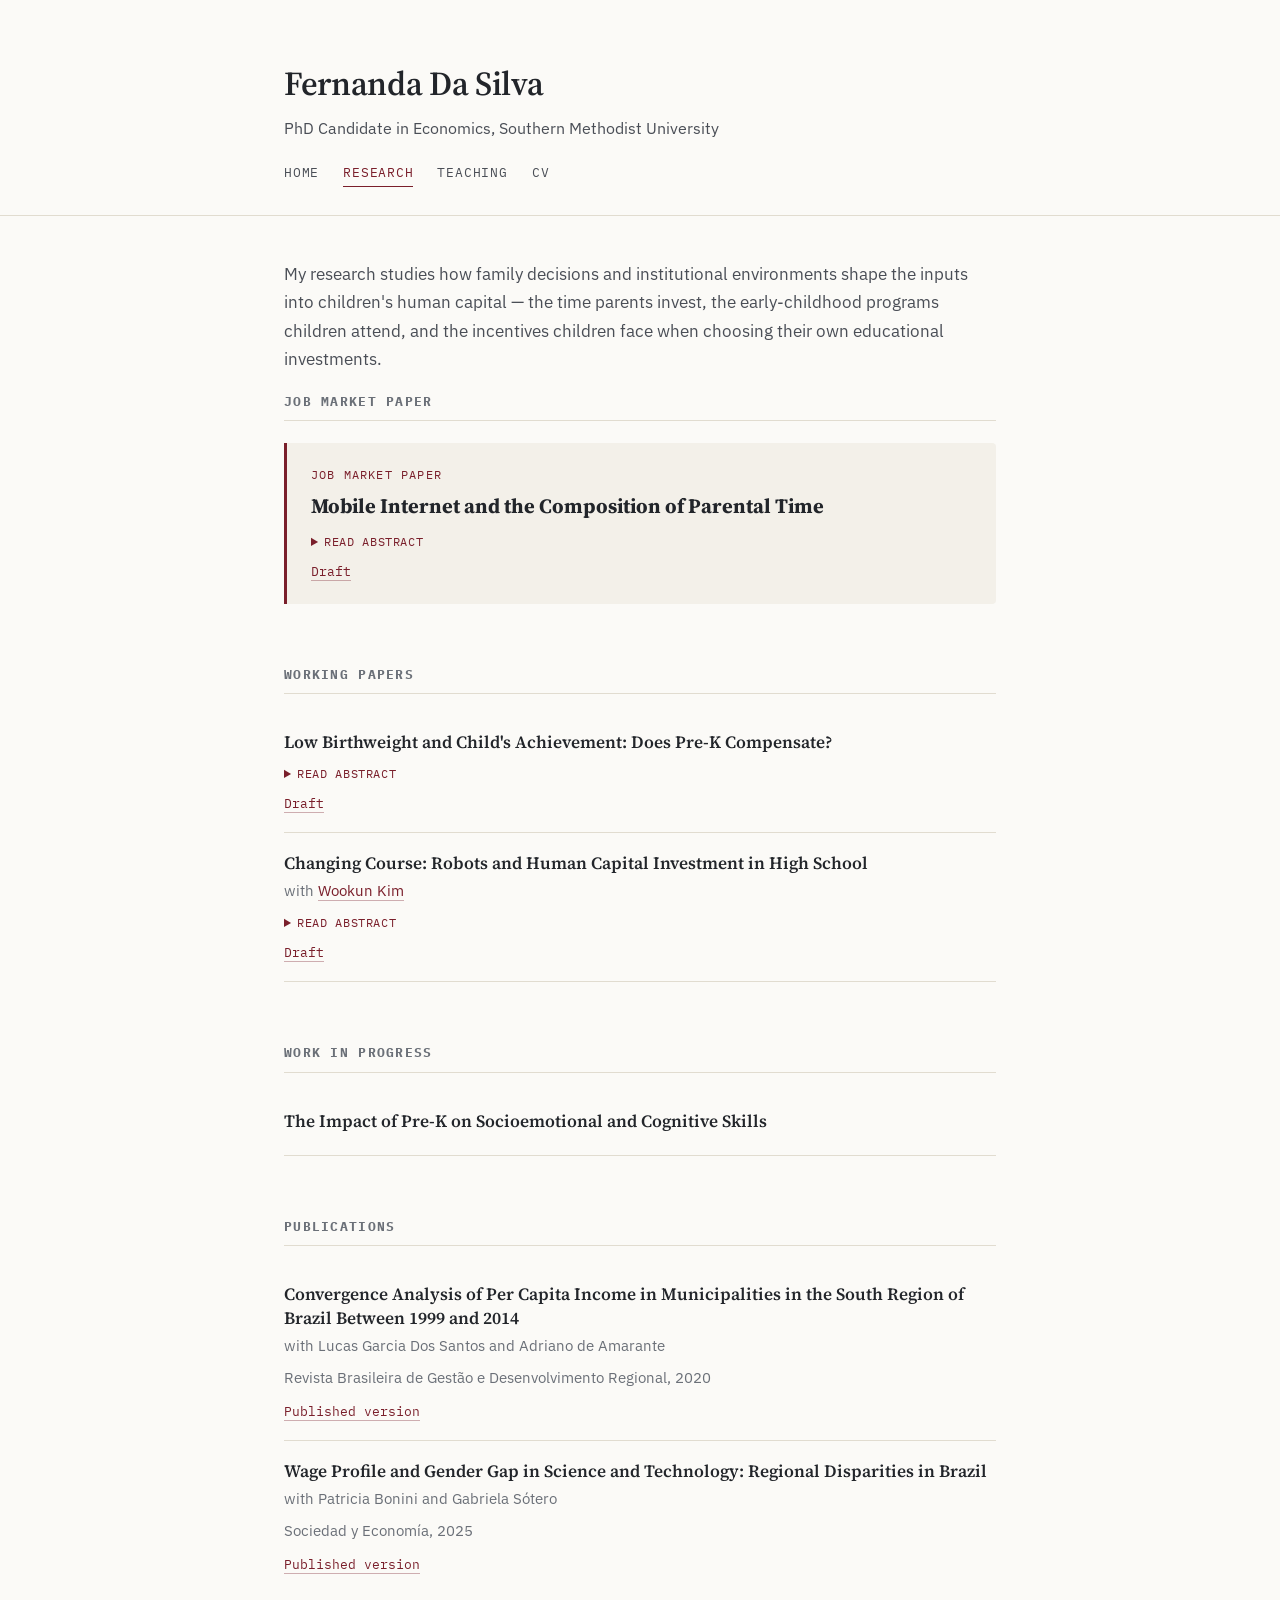
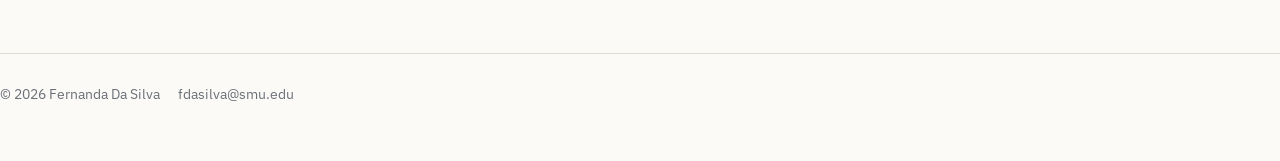
<file: research.html>
<!DOCTYPE html>
<html lang="en">
<head>
<meta charset="UTF-8">
<meta name="viewport" content="width=device-width, initial-scale=1">
<title>Research — Fernanda Da Silva</title>
<link rel="preconnect" href="https://fonts.googleapis.com">
<link href="https://fonts.googleapis.com/css2?family=Source+Serif+4:wght@500;600;700&family=IBM+Plex+Sans:wght@400;500;600&family=IBM+Plex+Mono:wght@400;500&display=swap" rel="stylesheet">
<link rel="stylesheet" href="style.css">
</head>
<body>

<header class="site-header">
  <div class="wrap">
    <p class="name">Fernanda Da Silva</p>
    <p class="role-line">PhD Candidate in Economics, Southern Methodist University</p>
    <nav class="site-nav">
      <a href="index.html">Home</a>
      <a href="research.html" class="active">Research</a>
      <a href="teaching.html">Teaching</a>
      <a href="CV_Fernanda.pdf" target="_blank" rel="noopener">CV</a>
    </nav>
  </div>
</header>

<main class="wrap">

  <p class="lede">
    My research studies how family decisions and institutional environments shape
    the inputs into children's human capital &mdash; the time parents invest, the
    early-childhood programs children attend, and the incentives children face when
    choosing their own educational investments.
  </p>

  <h2 class="section-title">Job Market Paper</h2>

  <!-- JMP card: one div only, no nested .paper, so it keeps its own styling -->
  <div class="jmp-card">
    <span class="jmp-eyebrow">Job Market Paper</span>
    <h3>Mobile Internet and the Composition of Parental Time</h3>
    <details class="abstract-toggle">
      <summary>Read abstract</summary>
      <p class="abstract">
        Parental time is a central input into child development, and mobile internet may either 
        displace it or make it easier to provide. I combine staggered 3G and 4G rollout across US 
        metropolitan areas with American Time Use Survey diaries, 2004&ndash;2016. I find that 
        near-universal coverage increases reported parental childcare time by approximately 10 percent
        (42 minutes per day). Effects emerge with a two-year lag, possibly reflecting gradual smartphone
        adoption. Leisure and total home production show no detectable decline; household tasks shift 
        into children’s presence. Mothers and fathers respond similarly. Suggestive evidence indicates 
        less-educated parents also bring leisure into their children’s company, while more-educated parents 
        increase active care.
      </p>
    </details>
    <div class="links">
      <a href="https://smu.box.com/s/9cou2iizvc9688l045yi0yqt861y49ex" target="_blank" rel="noopener">Draft</a>
    </div>
  </div> <!-- closes .jmp-card -->

  <h2 class="section-title">Working Papers</h2>

  <div class="paper">
    <h3>Low Birthweight and Child's Achievement: Does Pre-K Compensate?</h3>
    <details class="abstract-toggle">
    <summary>Read abstract</summary>
    <p class="abstract">
      This paper investigates whether pre-kindergarten (pre-K) attendance mediates the
      relationship between low birthweight and children's academic achievement in elementary
      school. Using the Early Childhood Longitudinal Study (ECLS-K:2011), I estimate a
      mediation model combining OLS with heteroskedasticity-based instrumental variables.
      Low birthweight exerts a persistent, negative direct effect on reading and math scores,
      with larger penalties in mathematics and for low-income children. The indirect effect
      through pre-K participation is small and statistically insignificant, indicating that
      pre-K does not substantially mediate the birthweight&ndash;achievement relationship
      nationally, though heterogeneity analyses show a positive, imprecisely estimated
      indirect effect for low-income children.
    </p>
    </details>
    <div class="links">
      <a href="https://papers.ssrn.com/sol3/papers.cfm?abstract_id=6906998" target="_blank" rel="noopener">Draft</a>
    </div>
  </div>

  <div class="paper">
    <h3>Changing Course: Robots and Human Capital Investment in High School</h3>
    <p class="coauthors">with <a href="https://www.wookunkim.com/" target="_blank" rel="noopener">Wookun Kim</a></p>
    <details class="abstract-toggle">
    <summary>Read abstract</summary>
    <p class="abstract">
      We study how industrial robots affect human capital investment during high school.
      Using Texas administrative records for 2004&ndash;2018 and an instrument based on European
      robot adoption, we find that greater local robot exposure shifts coursework toward
      college preparation and away from vocational subjects. We also document lower dropout
      and higher observed completion. Advanced course enrollment rises throughout high
      school, while dropout reductions and additional math, science, and technology
      coursework are concentrated in the upper grades. Both boys and girls increase academic
      investment, but the implications for gender gaps differ: some differences in subject
      enrollment narrow, while girls' larger gains in advanced coursework reinforce their
      existing advantage. These patterns suggest that students respond to changing local
      labor demand by strengthening their preparation for further education. Human capital
      formation is therefore an early margin of adjustment to automation, shaping the skills
      of the workforce that will face its longer-run consequences.
    </p>
    </details>
      <div class="links">
      <a href="https://smu.app.box.com/s/o6fh1922gmwei0az2h0ley4cc6hc8zy9" target="_blank" rel="noopener">Draft</a>
    </div>
  </div>

  <h2 class="section-title">Work in Progress</h2>

  <div class="paper">
    <h3>The Impact of Pre-K on Socioemotional and Cognitive Skills</h3>
  </div>

  <h2 class="section-title">Publications</h2>

  <div class="paper">
    <h3>Convergence Analysis of Per Capita Income in Municipalities in the South Region of Brazil Between 1999 and 2014</h3>
    <p class="coauthors">with Lucas Garcia Dos Santos and Adriano de Amarante</p>
    <p class="venue">Revista Brasileira de Gestão e Desenvolvimento Regional, 2020</p>
    <div class="links">
      <a href="https://www.rbgdr.net/revista/index.php/rbgdr/article/view/5516" target="_blank" rel="noopener">Published version</a>
    </div>
  </div>

  <div class="paper">
    <h3>Wage Profile and Gender Gap in Science and Technology: Regional Disparities in Brazil</h3>
    <p class="coauthors">with Patricia Bonini and Gabriela S&oacute;tero</p>
    <p class="venue">Sociedad y Economía, 2025</p>
    <div class="links">
      <a href="https://sociedadyeconomia.univalle.edu.co/index.php/sociedad_y_economia/article/view/14358" target="_blank" rel="noopener">Published version</a>
    </div>
  </div>

</main>

<footer class="site-footer">
  <span>&copy; 2026 Fernanda Da Silva</span>
  <span>fdasilva@smu.edu</span>
</footer>

</body>
</html>
</file>
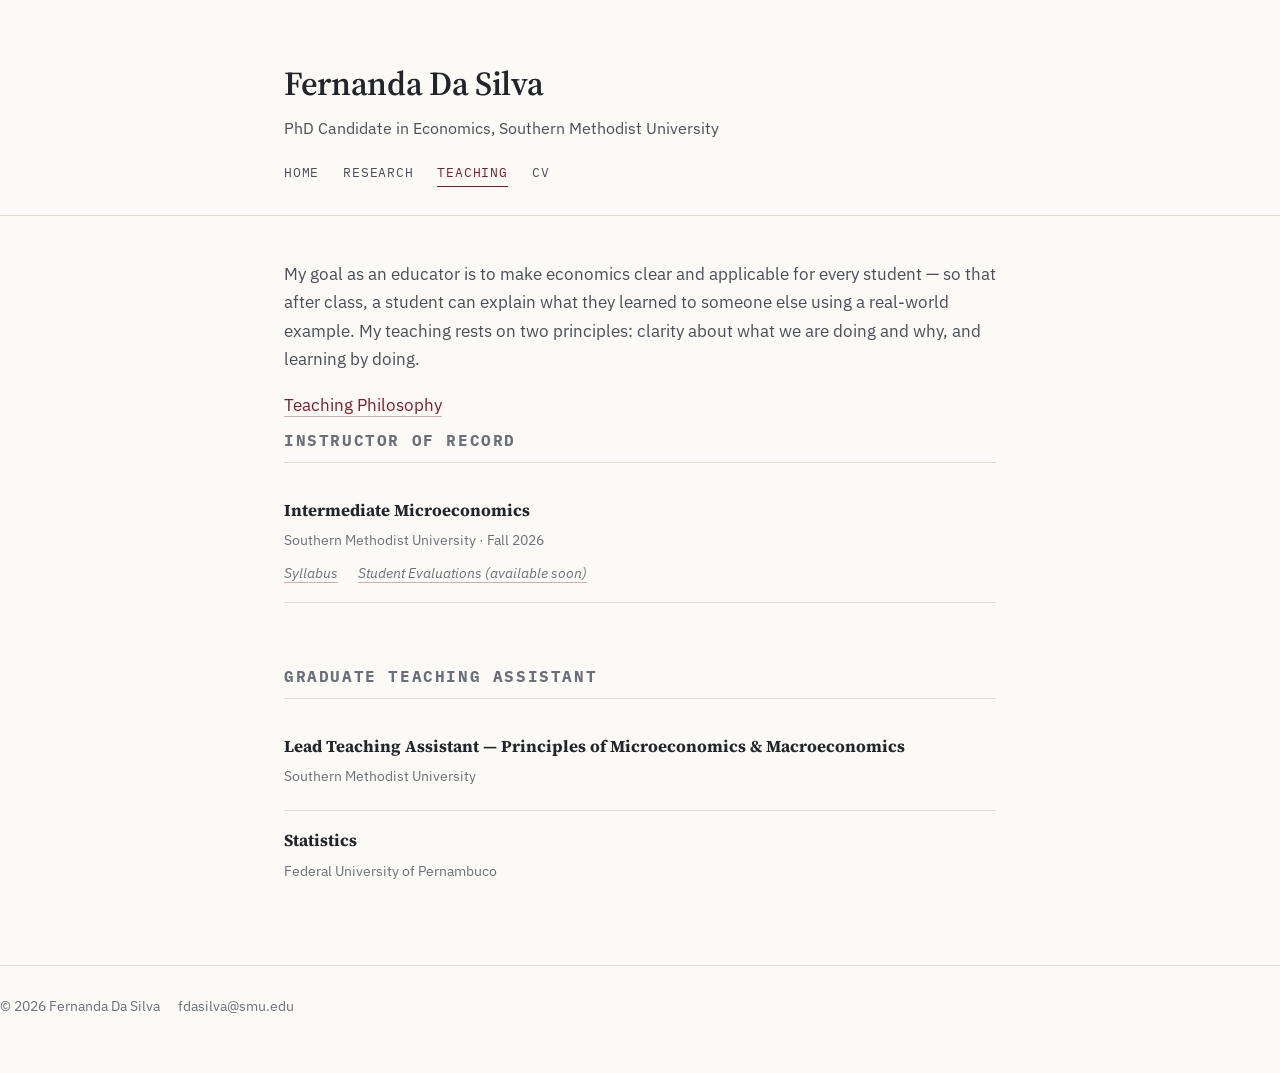
<file: teaching.html>
<!DOCTYPE html>
<html lang="en">
<head>
<meta charset="UTF-8">
<meta name="viewport" content="width=device-width, initial-scale=1">
<title>Teaching — Fernanda Da Silva</title>
<link rel="preconnect" href="https://fonts.googleapis.com">
<link href="https://fonts.googleapis.com/css2?family=Source+Serif+4:wght@500;600;700&family=IBM+Plex+Sans:wght@400;500;600&family=IBM+Plex+Mono:wght@400;500&display=swap" rel="stylesheet">
<link rel="stylesheet" href="style.css">
</head>
<body>

<header class="site-header">
  <div class="wrap">
    <p class="name">Fernanda Da Silva</p>
    <p class="role-line">PhD Candidate in Economics, Southern Methodist University</p>
    <nav class="site-nav">
      <a href="index.html">Home</a>
      <a href="research.html">Research</a>
      <a href="teaching.html" class="active">Teaching</a>
      <a href="CV_Fernanda.pdf" target="_blank" rel="noopener">CV</a>
    </nav>
  </div>
</header>

<main class="wrap">

  <p class="lede">
    My goal as an educator is to make economics clear and applicable for every
    student &mdash; so that after class, a student can explain what they learned to
    someone else using a real-world example. My teaching rests on two principles:
    clarity about what we are doing and why, and learning by doing.
  </p>

  <div class="links" style="margin-bottom: 8px;">
    <a href="teaching_statement.pdf" target="_blank" rel="noopener">Teaching Philosophy</a>
  </div>

  <h2 class="section-title" style="font-size:1rem;">Instructor of Record</h2>

  <div class="course-block">
    <h3>Intermediate Microeconomics</h3>
    <p class="meta">Southern Methodist University &middot; Fall 2026</p>
    <div class="links">
      <a href="syllabus_fall2026.pdf" class="pending">Syllabus</a>
      <a href="PASTE_EVALS_LINK_HERE" class="pending">Student Evaluations (available soon)</a>
    </div>
  </div>

  <h2 class="section-title" style="font-size:1rem;">Graduate Teaching Assistant</h2>

  <div class="course-block">
    <h3>Lead Teaching Assistant &mdash; Principles of Microeconomics &amp; Macroeconomics</h3>
    <p class="meta">Southern Methodist University</p>
  </div>

  <div class="course-block">
    <h3>Statistics</h3>
    <p class="meta">Federal University of Pernambuco</p>
  </div>

</main>

<footer class="site-footer">
  <span>&copy; 2026 Fernanda Da Silva</span>
  <span>fdasilva@smu.edu</span>
</footer>

</body>
</html>
</file>
<file: style.css>
/* ============================================================
   Fernanda Da Silva — Economics job-market site
   Design tokens
   ============================================================ */

:root {
  --paper: #FBFAF7;
  --paper-dim: #F3F0E9;
  --ink: #22252A;
  --ink-soft: #4A4E56;
  --muted: #6B7078;
  --accent: #7A1F2B;      /* deep brick — used sparingly */
  --accent-soft: #F1E3E1; /* pale wash of accent for tags/cards */
  --line: #E1DCD0;
  --max-w: 760px;

  --font-display: "Source Serif 4", Georgia, "Times New Roman", serif;
  --font-body: "IBM Plex Sans", -apple-system, Segoe UI, sans-serif;
  --font-mono: "IBM Plex Mono", ui-monospace, SFMono-Regular, monospace;
}

* { box-sizing: border-box; }

html { scroll-behavior: smooth; }

body {
  margin: 0;
  background: var(--paper);
  color: var(--ink);
  font-family: var(--font-body);
  font-size: 17px;
  line-height: 1.65;
  -webkit-font-smoothing: antialiased;
}

a {
  color: var(--accent);
  text-decoration: none;
  border-bottom: 1px solid rgba(122, 31, 43, 0.35);
  transition: border-color 0.15s ease, color 0.15s ease;
}
a:hover { border-bottom-color: var(--accent); }
a:focus-visible {
  outline: 2px solid var(--accent);
  outline-offset: 2px;
  border-radius: 2px;
}

/* ---------- Layout shell ---------- */

.wrap {
  max-width: var(--max-w);
  margin: 0 auto;
  padding: 0 24px;
}

header.site-header {
  padding: 56px 0 28px;
  border-bottom: 1px solid var(--line);
  margin-bottom: 44px;
}

.name {
  font-family: var(--font-display);
  font-weight: 600;
  font-size: 2.1rem;
  letter-spacing: -0.01em;
  margin: 0 0 4px;
}

.role-line {
  color: var(--ink-soft);
  font-size: 1.02rem;
  margin: 0 0 20px;
}

nav.site-nav {
  display: flex;
  gap: 24px;
  font-family: var(--font-mono);
  font-size: 0.82rem;
  text-transform: uppercase;
  letter-spacing: 0.06em;
}

nav.site-nav a {
  color: var(--ink-soft);
  border-bottom: 1px solid transparent;
  padding-bottom: 2px;
}
nav.site-nav a:hover,
nav.site-nav a.active {
  color: var(--accent);
  border-bottom-color: var(--accent);
}

main { padding-bottom: 80px; }

footer.site-footer {
  border-top: 1px solid var(--line);
  padding: 28px 0 56px;
  margin-top: 60px;
  font-size: 0.9rem;
  color: var(--muted);
  display: flex;
  flex-wrap: wrap;
  gap: 8px 18px;
  align-items: center;
}
footer.site-footer a { color: var(--muted); }
footer.site-footer a:hover { color: var(--accent); }

/* ---------- Typographic elements ---------- */

h2.section-title {
  font-family: var(--font-mono);
  font-size: 0.8rem;
  text-transform: uppercase;
  letter-spacing: 0.1em;
  color: var(--muted);
  margin: 60px 0 18px;
  padding-bottom: 8px;
  border-bottom: 1px solid var(--line);
}
h2.section-title:first-of-type { margin-top: 0; }

.lede {
  font-size: 1.08rem;
  color: var(--ink-soft);
}

/* ---------- Field tags ---------- */

.tags {
  display: flex;
  flex-wrap: wrap;
  gap: 8px;
  margin: 18px 0 6px;
}
.tag {
  font-family: var(--font-mono);
  font-size: 0.76rem;
  letter-spacing: 0.03em;
  color: var(--accent);
  background: var(--accent-soft);
  border: 1px solid rgba(122, 31, 43, 0.18);
  border-radius: 3px;
  padding: 4px 10px;
}

/* ---------- Featured / JMP card ---------- */

.jmp-card {
  border-left: 3px solid var(--accent);
  background: var(--paper-dim);
  padding: 22px 24px;
  margin: 22px 0 8px;
  border-radius: 0 4px 4px 0;
}
.jmp-eyebrow {
  font-family: var(--font-mono);
  font-size: 0.74rem;
  text-transform: uppercase;
  letter-spacing: 0.1em;
  color: var(--accent);
  display: block;
  margin-bottom: 8px;
}
.jmp-card h3 {
  font-family: var(--font-display);
  font-size: 1.28rem;
  margin: 0 0 10px;
  line-height: 1.35;
}
.jmp-card .status {
  font-family: var(--font-mono);
  font-size: 0.78rem;
  color: var(--muted);
  margin-top: 12px;
  display: block;
}

/* ---------- Paper entries ---------- */

.paper {
  padding: 18px 0;
  border-bottom: 1px solid var(--line);
}
.paper:last-child { border-bottom: none; }

.paper h3 {
  font-family: var(--font-display);
  font-weight: 600;
  font-size: 1.08rem;
  margin: 0 0 4px;
  line-height: 1.4;
}
.paper .coauthors,
.paper .venue {
  font-size: 0.92rem;
  color: var(--muted);
  margin: 0 0 8px;
}
.paper .abstract,
.jmp-card .abstract {
  font-size: 0.96rem;
  color: var(--ink-soft);
  margin: 8px 0 0;
}
.paper .links, 
.jmp-card .links {
  margin-top: 10px;
  font-family: var(--font-mono);
  font-size: 0.8rem;
}
.paper .links a, 
.jmp-card .links a { margin-right: 16px; }

details.abstract-toggle summary {
  cursor: pointer;
  font-family: var(--font-mono);
  font-size: 0.78rem;
  color: var(--accent);
  text-transform: uppercase;
  letter-spacing: 0.05em;
  margin-top: 8px;
}
details.abstract-toggle[open] summary { margin-bottom: 8px; }

/* ---------- Teaching page specifics ---------- */

.course-block {
  padding: 16px 0;
  border-bottom: 1px solid var(--line);
}
.course-block:last-child { border-bottom: none; }
.course-block h3 {
  font-family: var(--font-display);
  font-size: 1.05rem;
  margin: 0 0 4px;
}
.course-block .meta {
  font-size: 0.9rem;
  color: var(--muted);
  margin: 0 0 6px;
}
.course-block .links a { margin-right: 16px; font-size: 0.85rem; }

.pending {
  color: var(--muted);
  font-style: italic;
}

/* ---------- Misc ---------- */

.two-col {
  display: grid;
  grid-template-columns: 200px 1fr;
  gap: 18px;
}
@media (max-width: 560px) {
  .two-col { grid-template-columns: 1fr; }
  header.site-header { padding: 40px 0 24px; }
  .name { font-size: 1.7rem; }
}

.contact-row {
  display: flex;
  flex-wrap: wrap;
  gap: 6px 18px;
  font-size: 0.95rem;
  color: var(--ink-soft);
}
</file>
